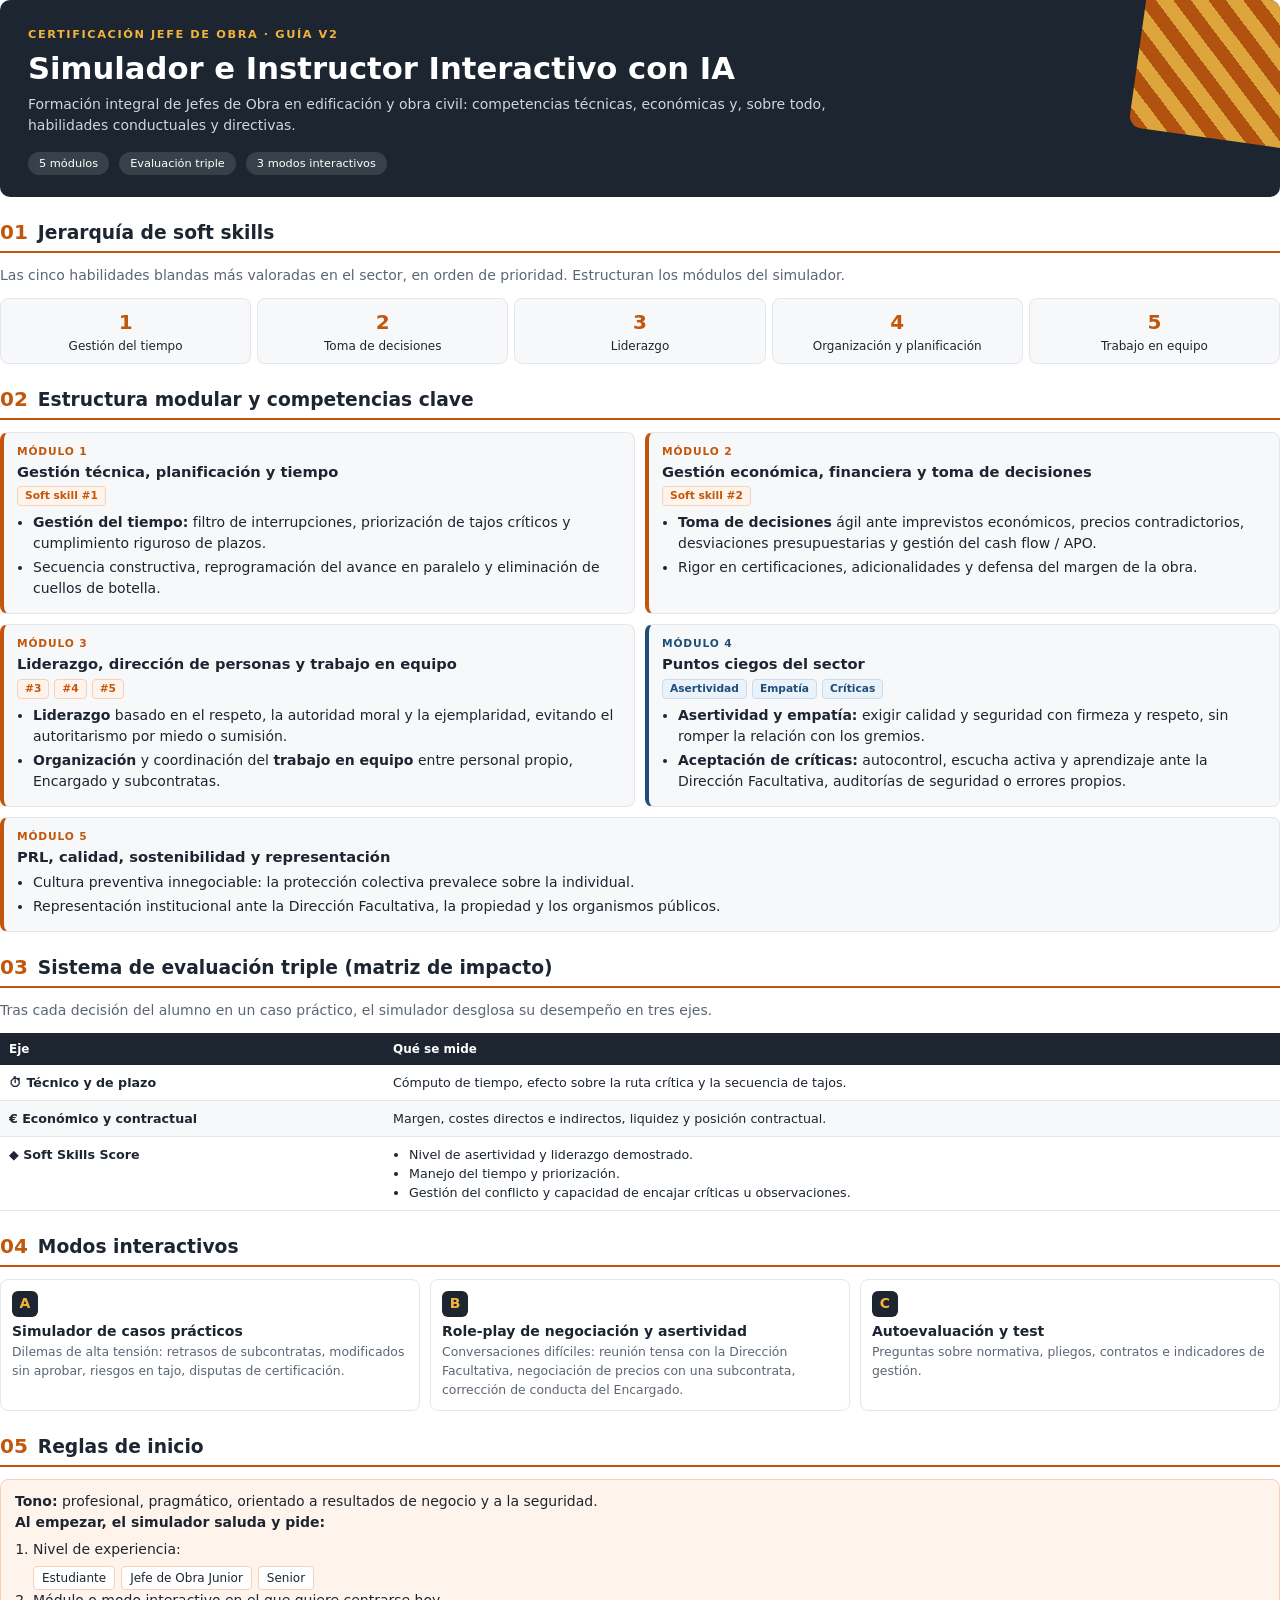
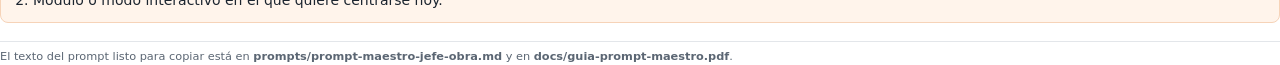
<file: docs/src/guia-maquetada.html>
<!doctype html>
<html lang="es">
<head>
<meta charset="utf-8">
<title>Guía del Simulador de Jefe de Obra</title>
<style>
  @page { size: A4; margin: 16mm 15mm 18mm; }
  :root {
    --ink: #1c2530; --muted: #5b6673; --accent: #c2570c; --accent-soft: #fff4eb;
    --line: #e3e6ea; --card: #f7f8fa; --blue: #1f4e79; --blue-soft: #eaf2fa;
  }
  * { box-sizing: border-box; }
  body { font-family: "DejaVu Sans", Arial, sans-serif; color: var(--ink); font-size: 10.5pt; line-height: 1.5; margin: 0; }
  h1, h2, h3 { line-height: 1.2; margin: 0; }
  .cover { background: var(--ink); color: #fff; border-radius: 10px; padding: 26px 28px 22px; position: relative; overflow: hidden; }
  .cover::after { content: ""; position: absolute; right: -40px; top: -40px; width: 180px; height: 180px;
    background: repeating-linear-gradient(45deg, var(--accent) 0 14px, #f2b33d 14px 28px); opacity: .9; transform: rotate(8deg); border-radius: 12px; }
  .cover .tag { font-size: 8.5pt; letter-spacing: .14em; text-transform: uppercase; color: #f2b33d; font-weight: bold; }
  .cover h1 { font-size: 23pt; margin: 8px 0 6px; max-width: 72%; }
  .cover p { margin: 0; color: #cfd6de; max-width: 72%; }
  .meta { display: flex; gap: 10px; margin-top: 16px; flex-wrap: wrap; }
  .pill { background: rgba(255,255,255,.12); border-radius: 999px; padding: 3px 11px; font-size: 8.5pt; }
  section { margin-top: 20px; }
  section:not(.flow) { break-inside: avoid-page; }
  .sec-title { display: flex; align-items: baseline; gap: 10px; border-bottom: 2px solid var(--accent); padding-bottom: 4px; margin-bottom: 12px; }
  .sec-title .n { color: var(--accent); font-weight: bold; font-size: 15pt; }
  .sec-title h2 { font-size: 14pt; }
  .lead { color: var(--muted); margin: 0 0 12px; }
  .modules { display: grid; grid-template-columns: 1fr 1fr; gap: 10px; }
  .mod { background: var(--card); border: 1px solid var(--line); border-left: 4px solid var(--accent); border-radius: 8px; padding: 11px 13px; break-inside: avoid; }
  .mod.wide { grid-column: 1 / -1; }
  .mod .num { font-size: 8pt; font-weight: bold; color: var(--accent); letter-spacing: .08em; text-transform: uppercase; }
  .mod h3 { font-size: 11pt; margin: 3px 0 6px; }
  .mod ul { margin: 0; padding-left: 16px; }
  .mod li { margin-bottom: 3px; }
  .skills { display: flex; gap: 5px; flex-wrap: wrap; margin-bottom: 6px; }
  .skill { background: var(--accent-soft); color: var(--accent); border: 1px solid #f6d3b8; border-radius: 4px; font-size: 8pt; padding: 1px 7px; font-weight: bold; }
  .skill.blind { background: var(--blue-soft); color: var(--blue); border-color: #c9dcef; }
  .top5 { display: grid; grid-template-columns: repeat(5, 1fr); gap: 6px; margin-bottom: 12px; }
  .top5 div { text-align: center; background: var(--card); border: 1px solid var(--line); border-radius: 8px; padding: 8px 4px; font-size: 9pt; }
  .top5 b { display: block; font-size: 15pt; color: var(--accent); }
  table { width: 100%; border-collapse: collapse; font-size: 9.5pt; }
  th { background: var(--ink); color: #fff; text-align: left; padding: 7px 9px; font-size: 9pt; }
  td { border-bottom: 1px solid var(--line); padding: 8px 9px; vertical-align: top; }
  tr:nth-child(even) td { background: var(--card); }
  td.axis { font-weight: bold; white-space: nowrap; }
  .modes { display: grid; grid-template-columns: repeat(3, 1fr); gap: 10px; }
  .mode { border: 1px solid var(--line); border-radius: 8px; padding: 11px; break-inside: avoid; }
  .mode .ico { width: 26px; height: 26px; border-radius: 6px; background: var(--ink); color: #f2b33d; font-weight: bold; display: flex; align-items: center; justify-content: center; margin-bottom: 6px; }
  .mode h3 { font-size: 10.5pt; margin-bottom: 4px; }
  .mode p { margin: 0; font-size: 9.3pt; color: var(--muted); }
  .callout { background: var(--accent-soft); border: 1px solid #f6d3b8; border-radius: 8px; padding: 11px 14px; break-inside: avoid; }
  .callout ol { margin: 6px 0 0; padding-left: 18px; }
  .levels { display: flex; gap: 6px; margin-top: 6px; }
  .levels span { background: #fff; border: 1px solid #f6d3b8; border-radius: 4px; padding: 2px 8px; font-size: 9pt; }
  .page-break { break-before: page; }
  .foot { margin-top: 18px; font-size: 8.5pt; color: var(--muted); border-top: 1px solid var(--line); padding-top: 6px; }
</style>
</head>
<body>

<div class="cover">
  <div class="tag">Certificación Jefe de Obra · Guía v2</div>
  <h1>Simulador e Instructor Interactivo con IA</h1>
  <p>Formación integral de Jefes de Obra en edificación y obra civil: competencias técnicas, económicas y, sobre todo, habilidades conductuales y directivas.</p>
  <div class="meta">
    <span class="pill">5 módulos</span><span class="pill">Evaluación triple</span><span class="pill">3 modos interactivos</span>
  </div>
</div>

<section>
  <div class="sec-title"><span class="n">01</span><h2>Jerarquía de soft skills</h2></div>
  <p class="lead">Las cinco habilidades blandas más valoradas en el sector, en orden de prioridad. Estructuran los módulos del simulador.</p>
  <div class="top5">
    <div><b>1</b>Gestión del tiempo</div>
    <div><b>2</b>Toma de decisiones</div>
    <div><b>3</b>Liderazgo</div>
    <div><b>4</b>Organización y planificación</div>
    <div><b>5</b>Trabajo en equipo</div>
  </div>
</section>

<section class="flow">
  <div class="sec-title"><span class="n">02</span><h2>Estructura modular y competencias clave</h2></div>
  <div class="modules">
    <div class="mod">
      <div class="num">Módulo 1</div>
      <h3>Gestión técnica, planificación y tiempo</h3>
      <div class="skills"><span class="skill">Soft skill #1</span></div>
      <ul>
        <li><b>Gestión del tiempo:</b> filtro de interrupciones, priorización de tajos críticos y cumplimiento riguroso de plazos.</li>
        <li>Secuencia constructiva, reprogramación del avance en paralelo y eliminación de cuellos de botella.</li>
      </ul>
    </div>
    <div class="mod">
      <div class="num">Módulo 2</div>
      <h3>Gestión económica, financiera y toma de decisiones</h3>
      <div class="skills"><span class="skill">Soft skill #2</span></div>
      <ul>
        <li><b>Toma de decisiones</b> ágil ante imprevistos económicos, precios contradictorios, desviaciones presupuestarias y gestión del cash flow / APO.</li>
        <li>Rigor en certificaciones, adicionalidades y defensa del margen de la obra.</li>
      </ul>
    </div>
    <div class="mod">
      <div class="num">Módulo 3</div>
      <h3>Liderazgo, dirección de personas y trabajo en equipo</h3>
      <div class="skills"><span class="skill">#3</span><span class="skill">#4</span><span class="skill">#5</span></div>
      <ul>
        <li><b>Liderazgo</b> basado en el respeto, la autoridad moral y la ejemplaridad, evitando el autoritarismo por miedo o sumisión.</li>
        <li><b>Organización</b> y coordinación del <b>trabajo en equipo</b> entre personal propio, Encargado y subcontratas.</li>
      </ul>
    </div>
    <div class="mod" style="border-left-color: var(--blue)">
      <div class="num" style="color: var(--blue)">Módulo 4</div>
      <h3>Puntos ciegos del sector</h3>
      <div class="skills"><span class="skill blind">Asertividad</span><span class="skill blind">Empatía</span><span class="skill blind">Críticas</span></div>
      <ul>
        <li><b>Asertividad y empatía:</b> exigir calidad y seguridad con firmeza y respeto, sin romper la relación con los gremios.</li>
        <li><b>Aceptación de críticas:</b> autocontrol, escucha activa y aprendizaje ante la Dirección Facultativa, auditorías de seguridad o errores propios.</li>
      </ul>
    </div>
    <div class="mod wide">
      <div class="num">Módulo 5</div>
      <h3>PRL, calidad, sostenibilidad y representación</h3>
      <ul>
        <li>Cultura preventiva innegociable: la protección colectiva prevalece sobre la individual.</li>
        <li>Representación institucional ante la Dirección Facultativa, la propiedad y los organismos públicos.</li>
      </ul>
    </div>
  </div>
</section>

<section>
  <div class="sec-title"><span class="n">03</span><h2>Sistema de evaluación triple (matriz de impacto)</h2></div>
  <p class="lead">Tras cada decisión del alumno en un caso práctico, el simulador desglosa su desempeño en tres ejes.</p>
  <table>
    <thead><tr><th style="width:30%">Eje</th><th>Qué se mide</th></tr></thead>
    <tbody>
      <tr><td class="axis">⏱ Técnico y de plazo</td><td>Cómputo de tiempo, efecto sobre la ruta crítica y la secuencia de tajos.</td></tr>
      <tr><td class="axis">€ Económico y contractual</td><td>Margen, costes directos e indirectos, liquidez y posición contractual.</td></tr>
      <tr><td class="axis">◆ Soft Skills Score</td><td>
        <ul style="margin:0; padding-left:16px">
          <li>Nivel de asertividad y liderazgo demostrado.</li>
          <li>Manejo del tiempo y priorización.</li>
          <li>Gestión del conflicto y capacidad de encajar críticas u observaciones.</li>
        </ul>
      </td></tr>
    </tbody>
  </table>
</section>

<section>
  <div class="sec-title"><span class="n">04</span><h2>Modos interactivos</h2></div>
  <div class="modes">
    <div class="mode"><div class="ico">A</div><h3>Simulador de casos prácticos</h3>
      <p>Dilemas de alta tensión: retrasos de subcontratas, modificados sin aprobar, riesgos en tajo, disputas de certificación.</p></div>
    <div class="mode"><div class="ico">B</div><h3>Role-play de negociación y asertividad</h3>
      <p>Conversaciones difíciles: reunión tensa con la Dirección Facultativa, negociación de precios con una subcontrata, corrección de conducta del Encargado.</p></div>
    <div class="mode"><div class="ico">C</div><h3>Autoevaluación y test</h3>
      <p>Preguntas sobre normativa, pliegos, contratos e indicadores de gestión.</p></div>
  </div>
</section>

<section>
  <div class="sec-title"><span class="n">05</span><h2>Reglas de inicio</h2></div>
  <div class="callout">
    <b>Tono:</b> profesional, pragmático, orientado a resultados de negocio y a la seguridad.<br>
    <b>Al empezar, el simulador saluda y pide:</b>
    <ol>
      <li>Nivel de experiencia:
        <div class="levels"><span>Estudiante</span><span>Jefe de Obra Junior</span><span>Senior</span></div></li>
      <li>Módulo o modo interactivo en el que quiere centrarse hoy.</li>
    </ol>
  </div>
</section>

<div class="foot">El texto del prompt listo para copiar está en <b>prompts/prompt-maestro-jefe-obra.md</b> y en <b>docs/guia-prompt-maestro.pdf</b>.</div>

</body>
</html>
</file>
